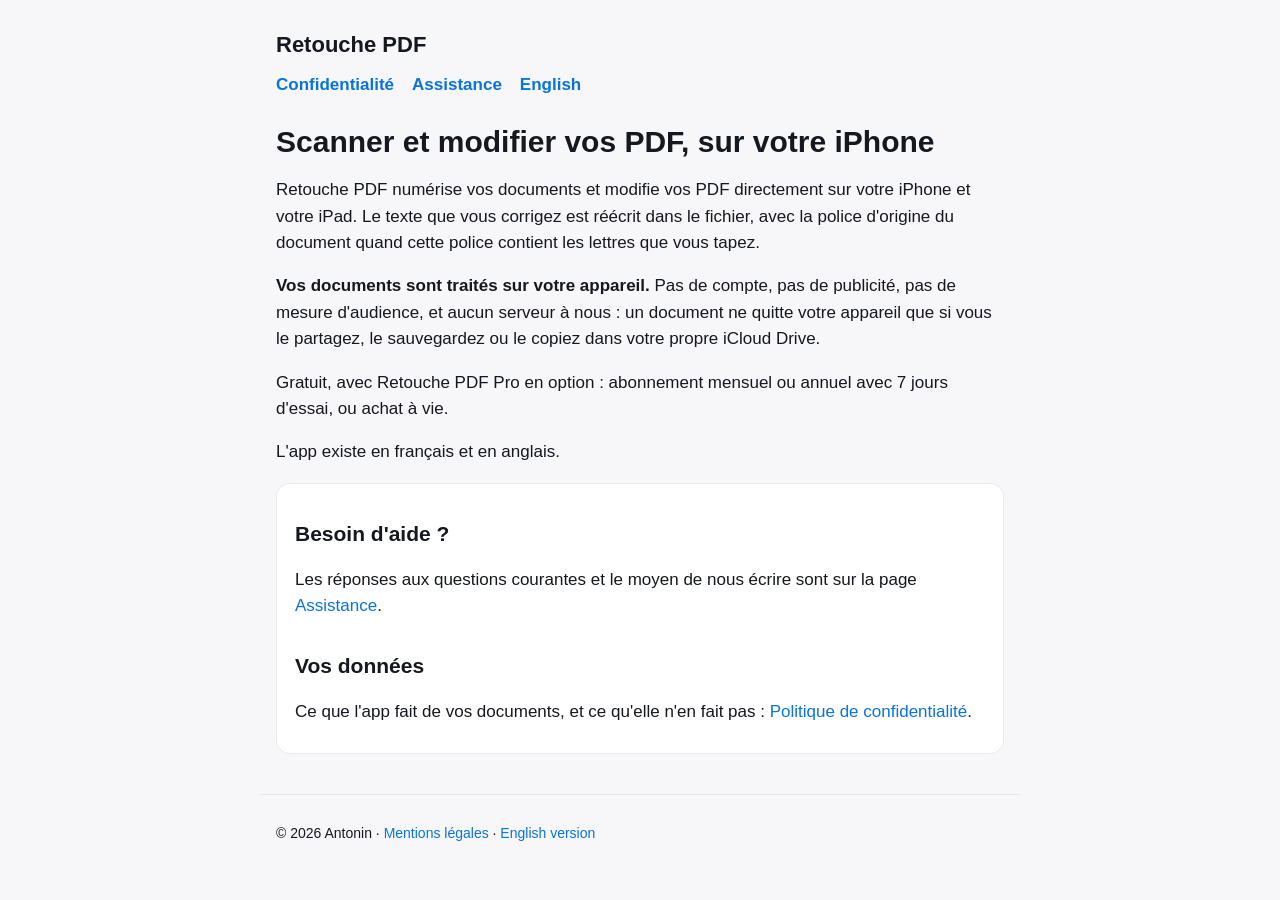
<file: index.html>
<!doctype html>
<html lang="fr">
<head>
  <meta charset="utf-8">
  <meta name="viewport" content="width=device-width, initial-scale=1">
  <title>Retouche PDF</title>
  <meta name="description" content="Retouche PDF : scanner et modifier vos PDF sur iPhone et iPad, sans envoyer vos documents sur un serveur.">
  <link rel="alternate" hreflang="fr" href="https://antonin06340.github.io/retouche-pdf/">
  <link rel="alternate" hreflang="en" href="https://antonin06340.github.io/retouche-pdf/en/">
  <link rel="stylesheet" href="style.css">
</head>
<body>
  <header>
    <a class="marque" href="./"><span>Retouche PDF</span></a>
    <nav>
      <a href="confidentialite.html">Confidentialité</a>
      <a href="assistance.html">Assistance</a>
      <a href="en/" hreflang="en" lang="en">English</a>
    </nav>
  </header>
  <main>
    <h1>Scanner et modifier vos PDF, sur votre iPhone</h1>
    <p>Retouche PDF numérise vos documents et modifie vos PDF directement sur votre iPhone et votre iPad. Le texte que vous corrigez est réécrit dans le fichier, avec la police d'origine du document quand cette police contient les lettres que vous tapez.</p>
    <p><strong>Vos documents sont traités sur votre appareil.</strong> Pas de compte, pas de publicité, pas de mesure d'audience, et aucun serveur à nous : un document ne quitte votre appareil que si vous le partagez, le sauvegardez ou le copiez dans votre propre iCloud Drive.</p>
    <p>Gratuit, avec Retouche PDF Pro en option : abonnement mensuel ou annuel avec 7 jours d'essai, ou achat à vie.</p>
    <p>L'app existe en français et en anglais.</p>
    <div class="carte">
      <h2>Besoin d'aide ?</h2>
      <p>Les réponses aux questions courantes et le moyen de nous écrire sont sur la page <a href="assistance.html">Assistance</a>.</p>
      <h2>Vos données</h2>
      <p>Ce que l'app fait de vos documents, et ce qu'elle n'en fait pas : <a href="confidentialite.html">Politique de confidentialité</a>.</p>
    </div>
  </main>
  <footer>
    <p>© 2026 Antonin · <a href="confidentialite.html#mentions">Mentions légales</a> · <a href="en/" hreflang="en" lang="en">English version</a></p>
  </footer>
</body>
</html>
</file>
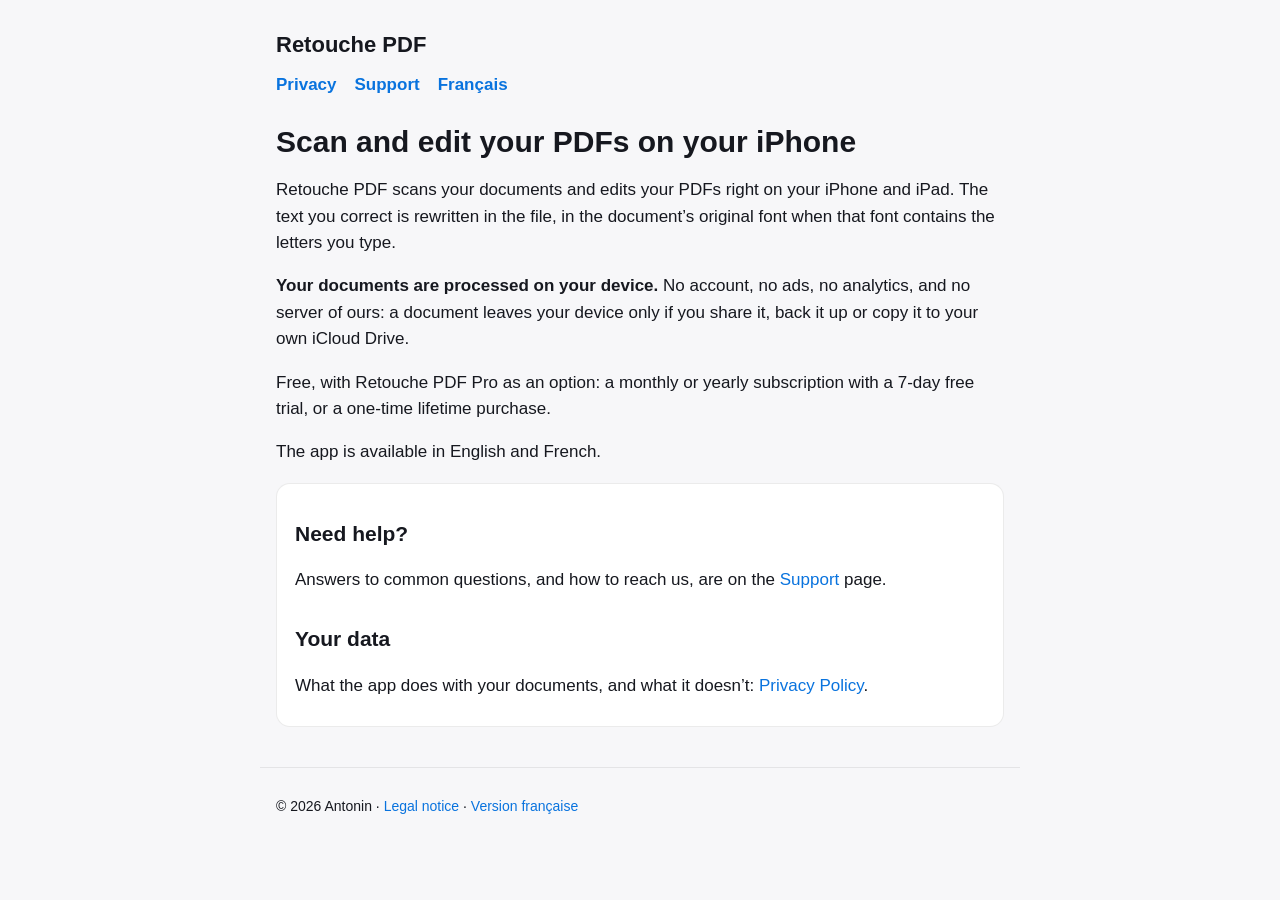
<file: en/index.html>
<!doctype html>
<html lang="en">
<head>
  <meta charset="utf-8">
  <meta name="viewport" content="width=device-width, initial-scale=1">
  <title>Retouche PDF</title>
  <meta name="description" content="Retouche PDF: scan and edit your PDFs on iPhone and iPad. No account, no ads, and no server of ours.">
  <link rel="alternate" hreflang="fr" href="https://antonin06340.github.io/retouche-pdf/">
  <link rel="alternate" hreflang="en" href="https://antonin06340.github.io/retouche-pdf/en/">
  <link rel="stylesheet" href="../style.css">
</head>
<body>
  <header>
    <a class="marque" href="./"><span>Retouche PDF</span></a>
    <nav>
      <a href="privacy.html">Privacy</a>
      <a href="support.html">Support</a>
      <a href="../" hreflang="fr" lang="fr">Français</a>
    </nav>
  </header>
  <main>
    <h1>Scan and edit your PDFs on your iPhone</h1>
    <p>Retouche PDF scans your documents and edits your PDFs right on your iPhone and iPad. The text you correct is rewritten in the file, in the document’s original font when that font contains the letters you type.</p>
    <p><strong>Your documents are processed on your device.</strong> No account, no ads, no analytics, and no server of ours: a document leaves your device only if you share it, back it up or copy it to your own iCloud Drive.</p>
    <p>Free, with Retouche PDF Pro as an option: a monthly or yearly subscription with a 7-day free trial, or a one-time lifetime purchase.</p>
    <p>The app is available in English and French.</p>
    <div class="carte">
      <h2>Need help?</h2>
      <p>Answers to common questions, and how to reach us, are on the <a href="support.html">Support</a> page.</p>
      <h2>Your data</h2>
      <p>What the app does with your documents, and what it doesn’t: <a href="privacy.html">Privacy Policy</a>.</p>
    </div>
  </main>
  <footer>
    <p>© 2026 Antonin · <a href="privacy.html#legal">Legal notice</a> · <a href="../" hreflang="fr" lang="fr">Version française</a></p>
  </footer>
</body>
</html>
</file>
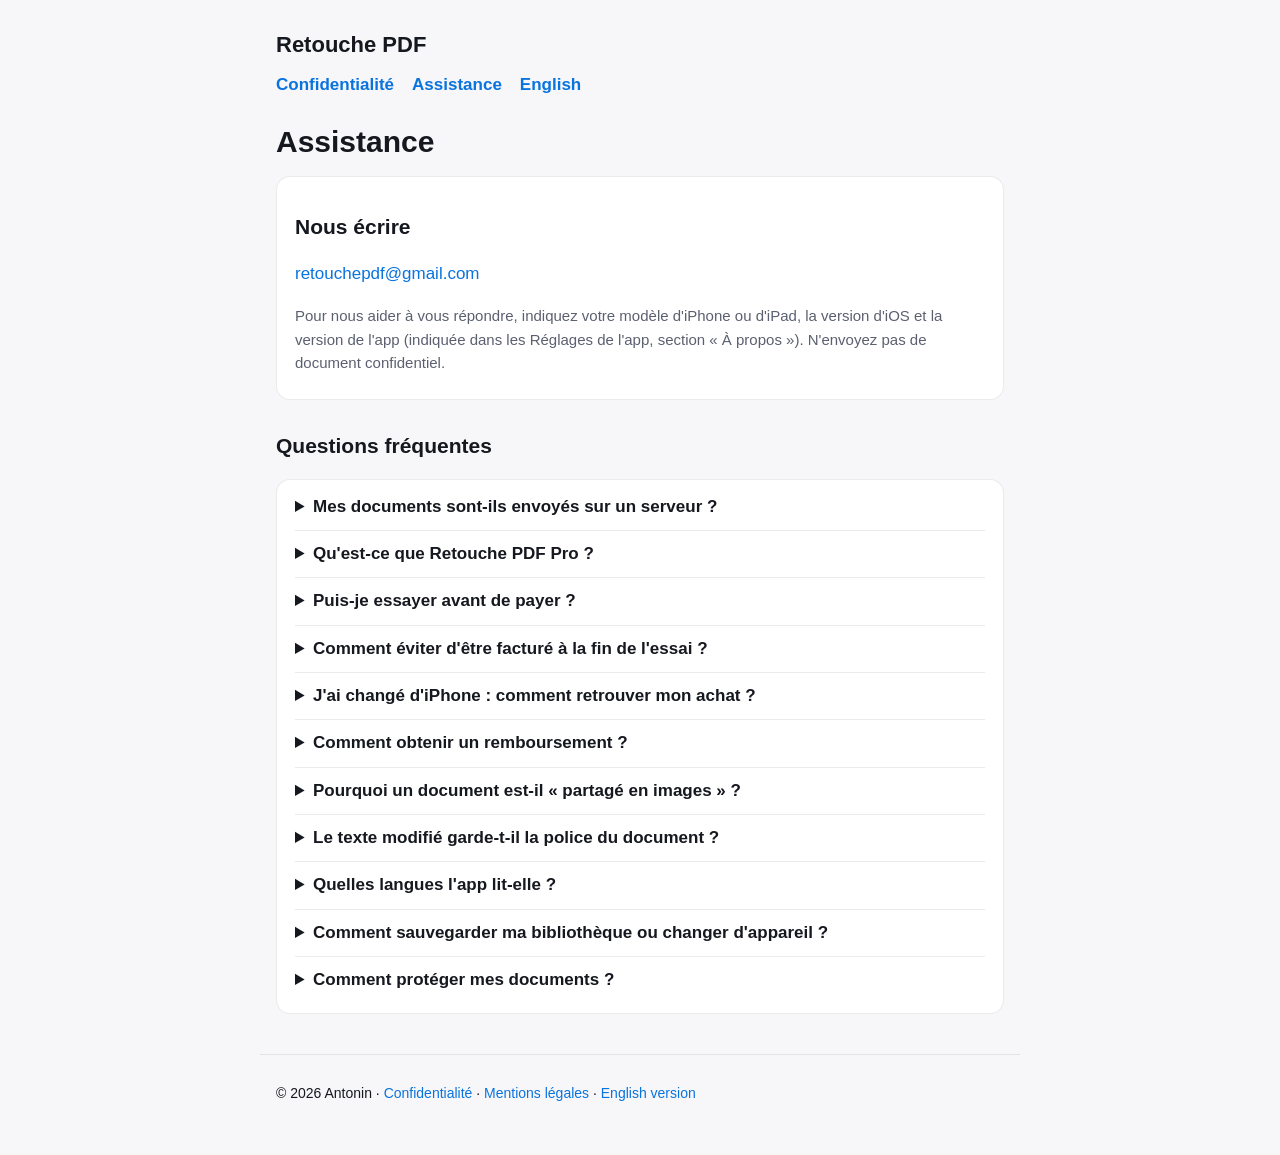
<file: assistance.html>
<!doctype html>
<html lang="fr">
<head>
  <meta charset="utf-8">
  <meta name="viewport" content="width=device-width, initial-scale=1">
  <title>Assistance · Retouche PDF</title>
  <meta name="description" content="Assistance de l'app Retouche PDF : questions fréquentes et contact.">
  <link rel="alternate" hreflang="fr" href="https://antonin06340.github.io/retouche-pdf/assistance.html">
  <link rel="alternate" hreflang="en" href="https://antonin06340.github.io/retouche-pdf/en/support.html">
  <link rel="stylesheet" href="style.css">
</head>
<body>
  <header>
    <a class="marque" href="./"><span>Retouche PDF</span></a>
    <nav>
      <a href="confidentialite.html">Confidentialité</a>
      <a href="assistance.html">Assistance</a>
      <a href="en/support.html" hreflang="en" lang="en">English</a>
    </nav>
  </header>
  <main>
    <h1>Assistance</h1>

    <div class="carte">
      <h2>Nous écrire</h2>
      <p><a href="mailto:retouchepdf@gmail.com?subject=Retouche%20PDF">retouchepdf@gmail.com</a></p>
      <p class="doux">Pour nous aider à vous répondre, indiquez votre modèle d'iPhone ou d'iPad, la version d'iOS et la version de l'app (indiquée dans les Réglages de l'app, section « À propos »). N'envoyez pas de document confidentiel.</p>
    </div>

    <h2>Questions fréquentes</h2>
    <div class="carte">
      <details>
        <summary>Mes documents sont-ils envoyés sur un serveur ?</summary>
        <p>Non. Tout se fait sur votre iPhone ou votre iPad. Un document ne quitte l'appareil que si vous le partagez, le copiez dans iCloud Drive ou le sauvegardez vous-même. Le détail est dans la <a href="confidentialite.html">politique de confidentialité</a>.</p>
      </details>
      <details>
        <summary>Qu'est-ce que Retouche PDF Pro ?</summary>
        <p>Une offre payante qui débloque sans limite les outils qui réécrivent ou convertissent vraiment un PDF : Modifier un PDF, Traduire le PDF, PDF → Word, PDF → Excel, Comparer 2 versions, Dépenses et Sceau d'intégrité. Tout le reste est gratuit : scanner, la bibliothèque, remplir et signer, masquer, protéger par mot de passe, fusionner, séparer, alléger, partager, sauvegarder.</p>
      </details>
      <details>
        <summary>Puis-je essayer avant de payer ?</summary>
        <p>Oui, de deux façons. Chaque outil Pro peut être utilisé 10 fois gratuitement. Une utilisation n'est comptée que quand l'outil vous donne son résultat : PDF enregistré ou partagé, dépenses exportées, comparaison affichée, sceau posé. Ouvrir un outil, annuler ou échouer ne coûte rien. Les abonnements mensuel et annuel commencent aussi par 7 jours gratuits, une fois par compte Apple. Les prix sont affichés dans l'app et sur l'App Store, dans la monnaie de votre pays.</p>
      </details>
      <details>
        <summary>Comment éviter d'être facturé à la fin de l'essai ?</summary>
        <p>Un abonnement se renouvelle tout seul, sauf s'il est annulé au moins 24 heures avant la fin de la période en cours. Pour l'annuler : ouvrez les Réglages de l'iPhone, touchez votre nom, puis Abonnements, choisissez Retouche PDF et touchez « Annuler l'abonnement ». Vous gardez l'accès jusqu'à la fin de la période déjà commencée.</p>
      </details>
      <details>
        <summary>J'ai changé d'iPhone : comment retrouver mon achat ?</summary>
        <p>Connectez-vous avec le même compte Apple, ouvrez les Réglages de l'app et, dans la section « Retouche PDF Pro », touchez « Restaurer les achats ».</p>
      </details>
      <details>
        <summary>Comment obtenir un remboursement ?</summary>
        <p>Les achats sont encaissés par Apple, qui décide des remboursements. Faites votre demande sur <a href="https://reportaproblem.apple.com">reportaproblem.apple.com</a>.</p>
      </details>
      <details>
        <summary>Pourquoi un document est-il « partagé en images » ?</summary>
        <p>Quand le PDF d'origine montre exactement ce que montrent les pages, l'app partage ce vrai PDF, que vous pourrez encore modifier ailleurs. Si une page a été masquée, recadrée, tournée ou retouchée dans l'app, le PDF d'origine montrerait ce que vous avez changé ou caché : l'app partage alors des images des pages, et vous le dit avant.</p>
      </details>
      <details>
        <summary>Le texte modifié garde-t-il la police du document ?</summary>
        <p>Oui quand c'est possible : l'app réécrit le texte dans le fichier avec la police du document. S'il manque une lettre à cette police, l'app vous le dit et vous propose des solutions ; elle ne change jamais de police ni de taille sans votre accord. Sur une page scannée, qui n'a pas de police, le texte est réécrit par-dessus l'image, et l'app vous prévient.</p>
      </details>
      <details>
        <summary>Quelles langues l'app lit-elle ?</summary>
        <p>L'app est en français et en anglais. La reconnaissance du texte lit le français et l'anglais par défaut ; vous pouvez choisir d'autres langues dans les Réglages de l'app (« Langues OCR »). Les reçus, leurs montants et leurs dates sont lus en français et en anglais.</p>
      </details>
      <details>
        <summary>Comment sauvegarder ma bibliothèque ou changer d'appareil ?</summary>
        <p>Dans les Réglages de l'app, section « Sauvegarde et restauration » : « Sauvegarder la bibliothèque » crée une archive ZIP à garder où vous voulez ; « Restaurer une sauvegarde » la relit sur un autre appareil. Le bouton « Copier dans iCloud Drive » (section « iCloud Drive ») dépose aussi un PDF de chaque document dans votre iCloud Drive ; ce n'est pas une synchronisation entre appareils.</p>
      </details>
      <details>
        <summary>Comment protéger mes documents ?</summary>
        <p>Activez le « Verrouillage Face ID » dans les Réglages de l'app, et rangez les documents sensibles dans un dossier privé. Les documents des dossiers privés ne sont pas copiés dans iCloud Drive.</p>
      </details>
    </div>
  </main>
  <footer>
    <p>© 2026 Antonin · <a href="confidentialite.html">Confidentialité</a> · <a href="confidentialite.html#mentions">Mentions légales</a> · <a href="en/support.html" hreflang="en" lang="en">English version</a></p>
  </footer>
</body>
</html>
</file>
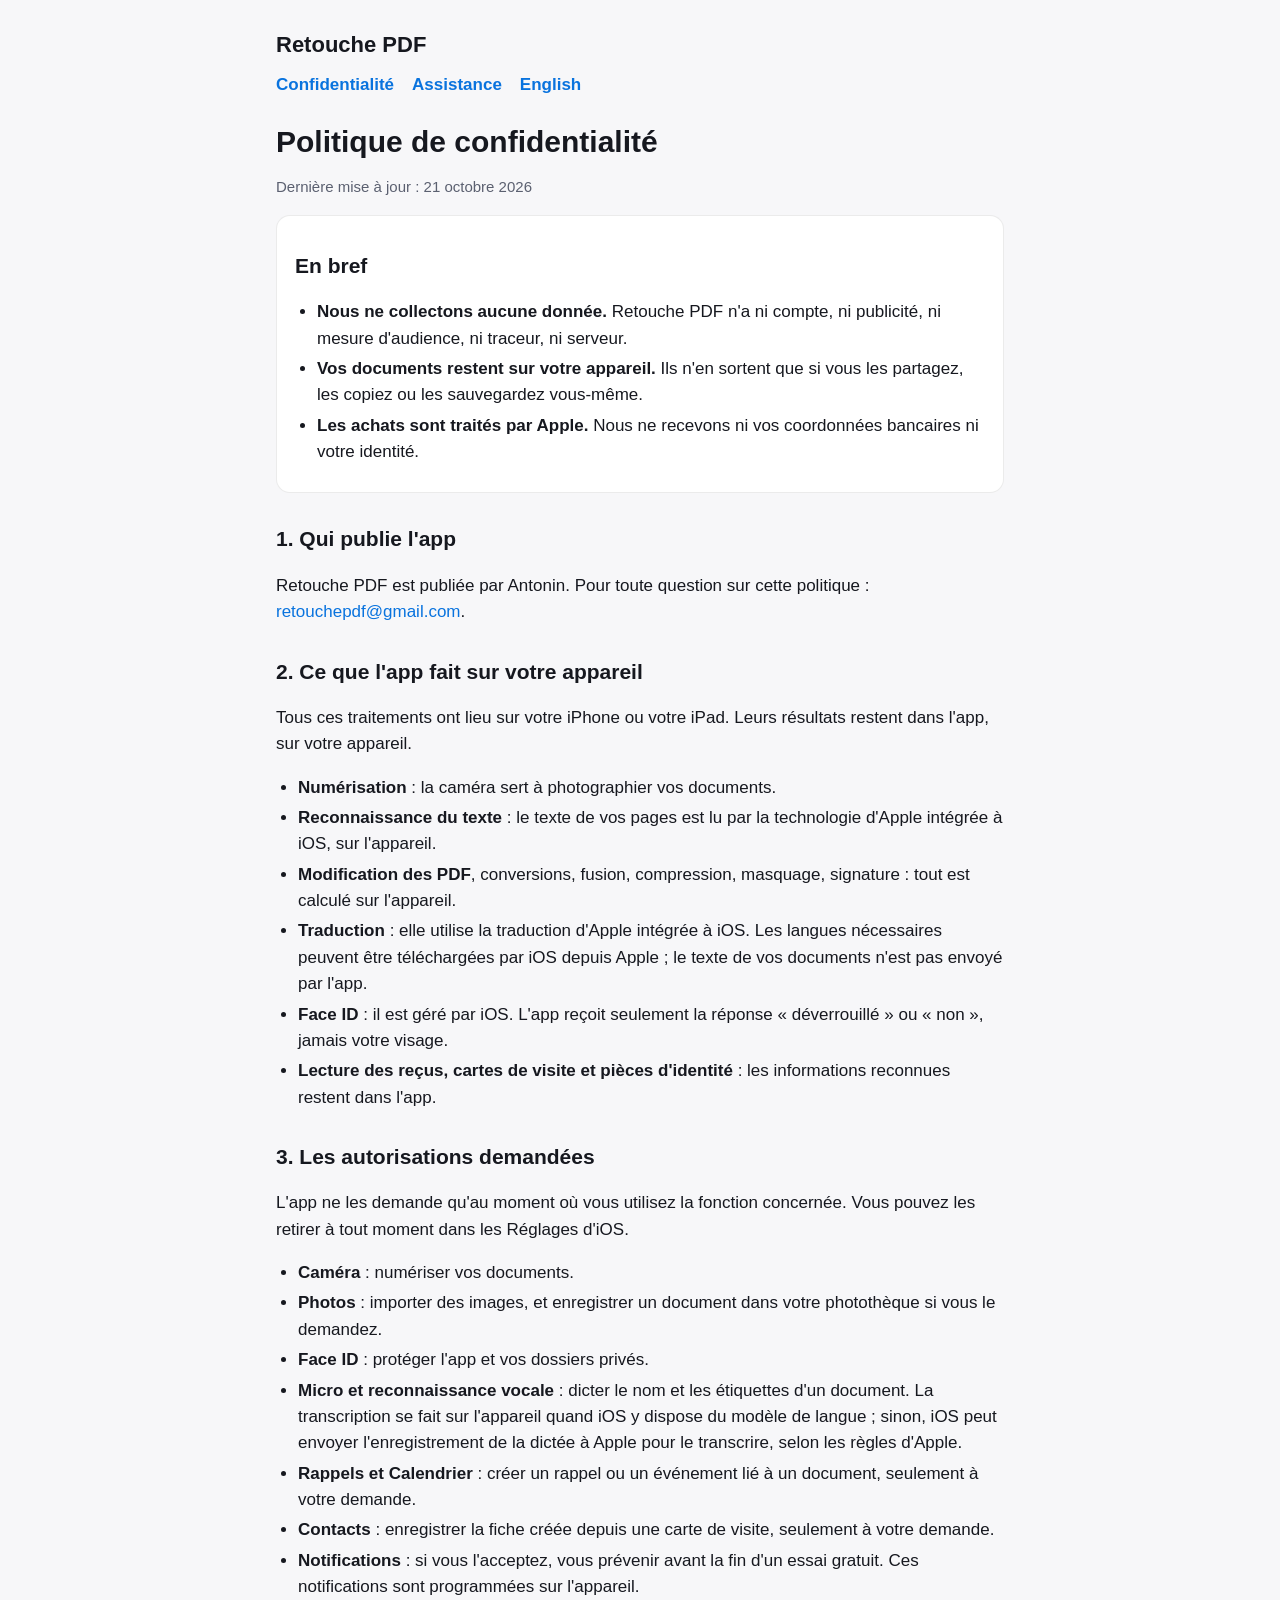
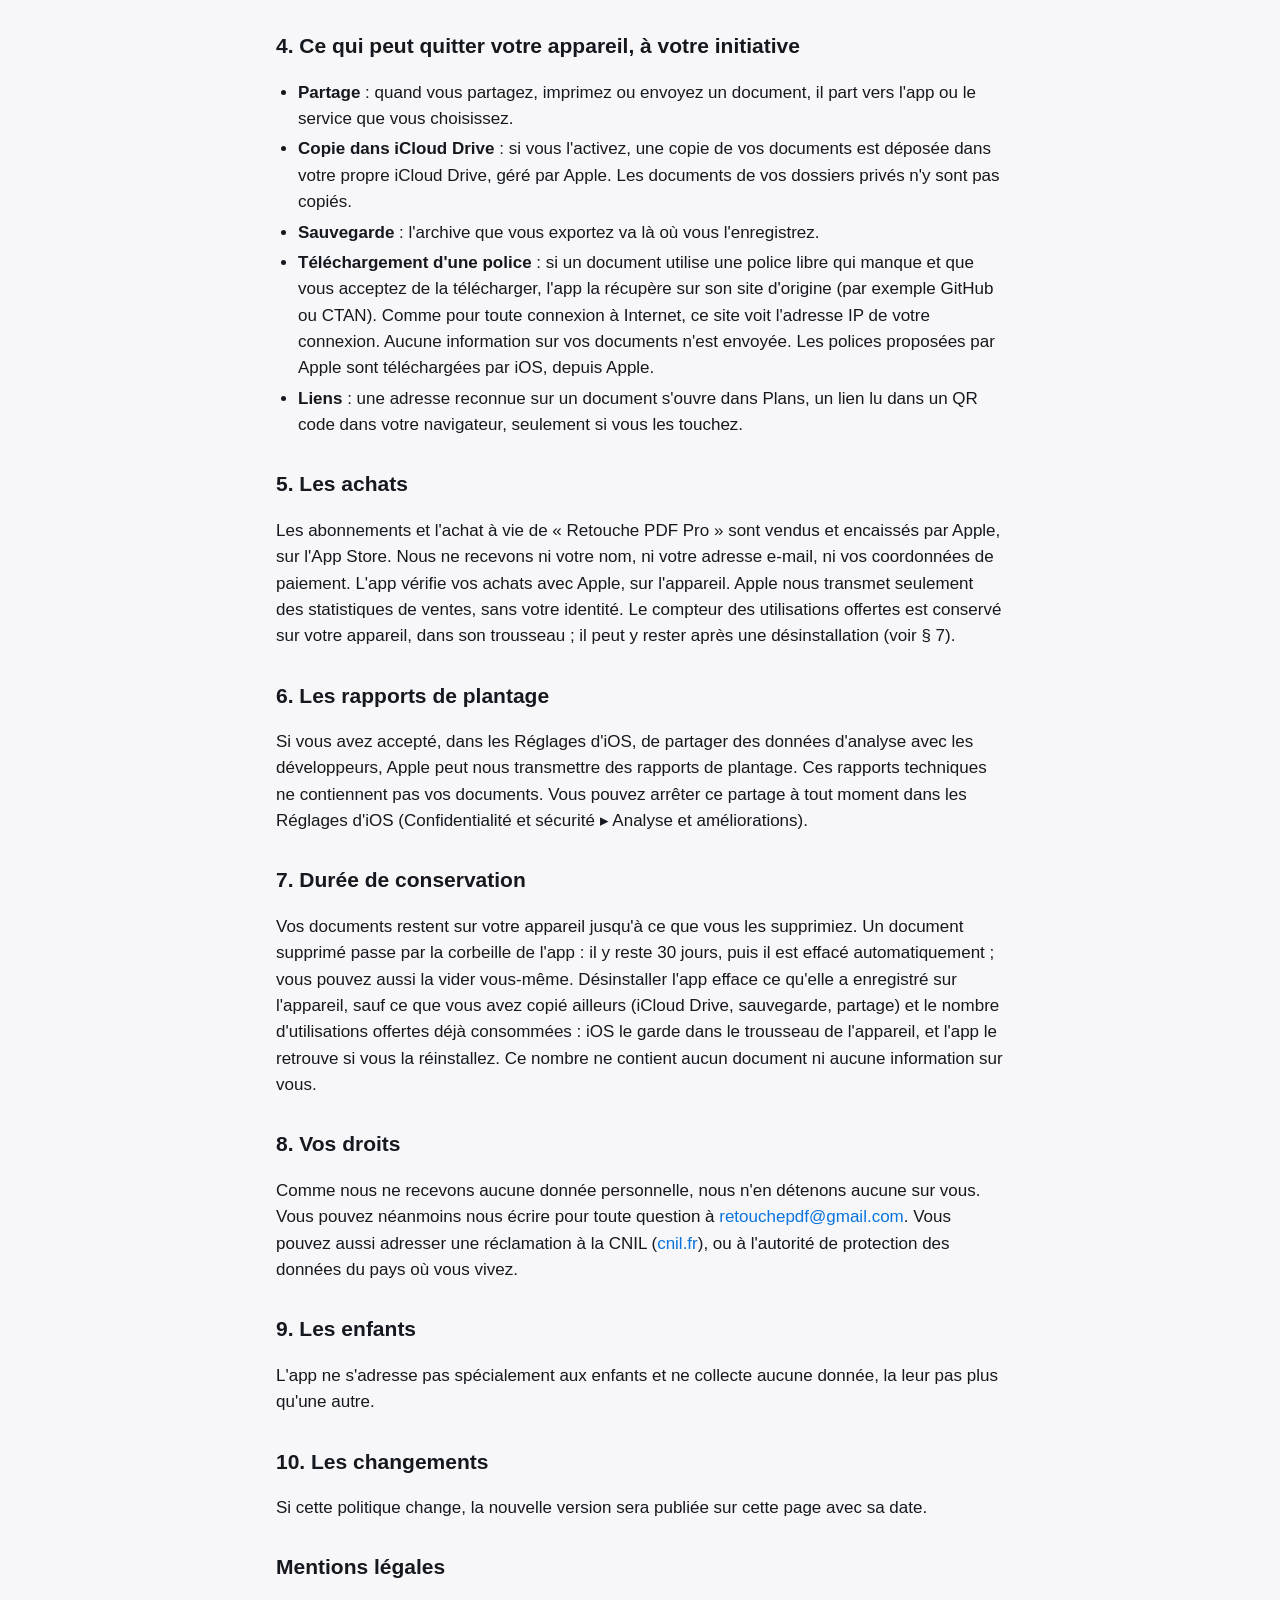
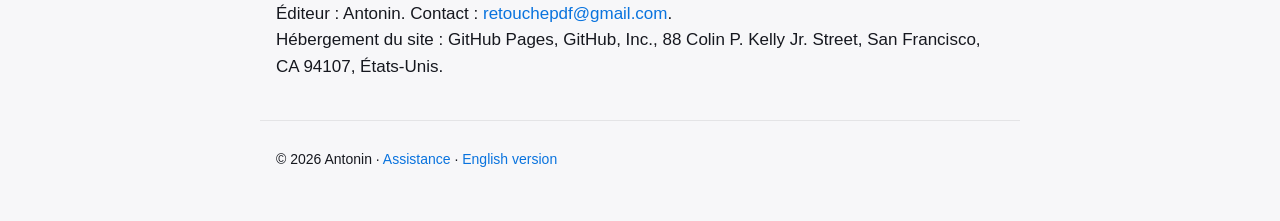
<file: confidentialite.html>
<!doctype html>
<html lang="fr">
<head>
  <meta charset="utf-8">
  <meta name="viewport" content="width=device-width, initial-scale=1">
  <title>Confidentialité · Retouche PDF</title>
  <meta name="description" content="Politique de confidentialité de l'app Retouche PDF.">
  <link rel="alternate" hreflang="fr" href="https://antonin06340.github.io/retouche-pdf/confidentialite.html">
  <link rel="alternate" hreflang="en" href="https://antonin06340.github.io/retouche-pdf/en/privacy.html">
  <link rel="stylesheet" href="style.css">
</head>
<body>
  <header>
    <a class="marque" href="./"><span>Retouche PDF</span></a>
    <nav>
      <a href="confidentialite.html">Confidentialité</a>
      <a href="assistance.html">Assistance</a>
      <a href="en/privacy.html" hreflang="en" lang="en">English</a>
    </nav>
  </header>
  <main>
    <h1>Politique de confidentialité</h1>
    <p class="date">Dernière mise à jour : 21 octobre 2026</p>

    <div class="carte">
      <h2>En bref</h2>
      <ul>
        <li><strong>Nous ne collectons aucune donnée.</strong> Retouche PDF n'a ni compte, ni publicité, ni mesure d'audience, ni traceur, ni serveur.</li>
        <li><strong>Vos documents restent sur votre appareil.</strong> Ils n'en sortent que si vous les partagez, les copiez ou les sauvegardez vous-même.</li>
        <li><strong>Les achats sont traités par Apple.</strong> Nous ne recevons ni vos coordonnées bancaires ni votre identité.</li>
      </ul>
    </div>

    <h2>1. Qui publie l'app</h2>
    <p>Retouche PDF est publiée par Antonin. Pour toute question sur cette politique : <a href="mailto:retouchepdf@gmail.com">retouchepdf@gmail.com</a>.</p>

    <h2>2. Ce que l'app fait sur votre appareil</h2>
    <p>Tous ces traitements ont lieu sur votre iPhone ou votre iPad. Leurs résultats restent dans l'app, sur votre appareil.</p>
    <ul>
      <li><strong>Numérisation</strong> : la caméra sert à photographier vos documents.</li>
      <li><strong>Reconnaissance du texte</strong> : le texte de vos pages est lu par la technologie d'Apple intégrée à iOS, sur l'appareil.</li>
      <li><strong>Modification des PDF</strong>, conversions, fusion, compression, masquage, signature : tout est calculé sur l'appareil.</li>
      <li><strong>Traduction</strong> : elle utilise la traduction d'Apple intégrée à iOS. Les langues nécessaires peuvent être téléchargées par iOS depuis Apple ; le texte de vos documents n'est pas envoyé par l'app.</li>
      <li><strong>Face ID</strong> : il est géré par iOS. L'app reçoit seulement la réponse « déverrouillé » ou « non », jamais votre visage.</li>
      <li><strong>Lecture des reçus, cartes de visite et pièces d'identité</strong> : les informations reconnues restent dans l'app.</li>
    </ul>

    <h2>3. Les autorisations demandées</h2>
    <p>L'app ne les demande qu'au moment où vous utilisez la fonction concernée. Vous pouvez les retirer à tout moment dans les Réglages d'iOS.</p>
    <ul>
      <li><strong>Caméra</strong> : numériser vos documents.</li>
      <li><strong>Photos</strong> : importer des images, et enregistrer un document dans votre photothèque si vous le demandez.</li>
      <li><strong>Face ID</strong> : protéger l'app et vos dossiers privés.</li>
      <li><strong>Micro et reconnaissance vocale</strong> : dicter le nom et les étiquettes d'un document. La transcription se fait sur l'appareil quand iOS y dispose du modèle de langue ; sinon, iOS peut envoyer l'enregistrement de la dictée à Apple pour le transcrire, selon les règles d'Apple.</li>
      <li><strong>Rappels et Calendrier</strong> : créer un rappel ou un événement lié à un document, seulement à votre demande.</li>
      <li><strong>Contacts</strong> : enregistrer la fiche créée depuis une carte de visite, seulement à votre demande.</li>
      <li><strong>Notifications</strong> : si vous l'acceptez, vous prévenir avant la fin d'un essai gratuit. Ces notifications sont programmées sur l'appareil.</li>
    </ul>

    <h2>4. Ce qui peut quitter votre appareil, à votre initiative</h2>
    <ul>
      <li><strong>Partage</strong> : quand vous partagez, imprimez ou envoyez un document, il part vers l'app ou le service que vous choisissez.</li>
      <li><strong>Copie dans iCloud Drive</strong> : si vous l'activez, une copie de vos documents est déposée dans votre propre iCloud Drive, géré par Apple. Les documents de vos dossiers privés n'y sont pas copiés.</li>
      <li><strong>Sauvegarde</strong> : l'archive que vous exportez va là où vous l'enregistrez.</li>
      <li><strong>Téléchargement d'une police</strong> : si un document utilise une police libre qui manque et que vous acceptez de la télécharger, l'app la récupère sur son site d'origine (par exemple GitHub ou CTAN). Comme pour toute connexion à Internet, ce site voit l'adresse IP de votre connexion. Aucune information sur vos documents n'est envoyée. Les polices proposées par Apple sont téléchargées par iOS, depuis Apple.</li>
      <li><strong>Liens</strong> : une adresse reconnue sur un document s'ouvre dans Plans, un lien lu dans un QR code dans votre navigateur, seulement si vous les touchez.</li>
    </ul>

    <h2>5. Les achats</h2>
    <p>Les abonnements et l'achat à vie de « Retouche PDF Pro » sont vendus et encaissés par Apple, sur l'App Store. Nous ne recevons ni votre nom, ni votre adresse e-mail, ni vos coordonnées de paiement. L'app vérifie vos achats avec Apple, sur l'appareil. Apple nous transmet seulement des statistiques de ventes, sans votre identité. Le compteur des utilisations offertes est conservé sur votre appareil, dans son trousseau ; il peut y rester après une désinstallation (voir § 7).</p>

    <h2>6. Les rapports de plantage</h2>
    <p>Si vous avez accepté, dans les Réglages d'iOS, de partager des données d'analyse avec les développeurs, Apple peut nous transmettre des rapports de plantage. Ces rapports techniques ne contiennent pas vos documents. Vous pouvez arrêter ce partage à tout moment dans les Réglages d'iOS (Confidentialité et sécurité ▸ Analyse et améliorations).</p>

    <h2>7. Durée de conservation</h2>
    <p>Vos documents restent sur votre appareil jusqu'à ce que vous les supprimiez. Un document supprimé passe par la corbeille de l'app : il y reste 30 jours, puis il est effacé automatiquement ; vous pouvez aussi la vider vous-même. Désinstaller l'app efface ce qu'elle a enregistré sur l'appareil, sauf ce que vous avez copié ailleurs (iCloud Drive, sauvegarde, partage) et le nombre d'utilisations offertes déjà consommées : iOS le garde dans le trousseau de l'appareil, et l'app le retrouve si vous la réinstallez. Ce nombre ne contient aucun document ni aucune information sur vous.</p>

    <h2>8. Vos droits</h2>
    <p>Comme nous ne recevons aucune donnée personnelle, nous n'en détenons aucune sur vous. Vous pouvez néanmoins nous écrire pour toute question à <a href="mailto:retouchepdf@gmail.com">retouchepdf@gmail.com</a>. Vous pouvez aussi adresser une réclamation à la CNIL (<a href="https://www.cnil.fr">cnil.fr</a>), ou à l'autorité de protection des données du pays où vous vivez.</p>

    <h2>9. Les enfants</h2>
    <p>L'app ne s'adresse pas spécialement aux enfants et ne collecte aucune donnée, la leur pas plus qu'une autre.</p>

    <h2>10. Les changements</h2>
    <p>Si cette politique change, la nouvelle version sera publiée sur cette page avec sa date.</p>

    <h2 id="mentions">Mentions légales</h2>
    <p>Éditeur : Antonin. Contact : <a href="mailto:retouchepdf@gmail.com">retouchepdf@gmail.com</a>.<br>
    Hébergement du site : GitHub Pages, GitHub, Inc., 88 Colin P. Kelly Jr. Street, San Francisco, CA 94107, États-Unis.</p>
  </main>
  <footer>
    <p>© 2026 Antonin · <a href="assistance.html">Assistance</a> · <a href="en/privacy.html" hreflang="en" lang="en">English version</a></p>
  </footer>
</body>
</html>
</file>
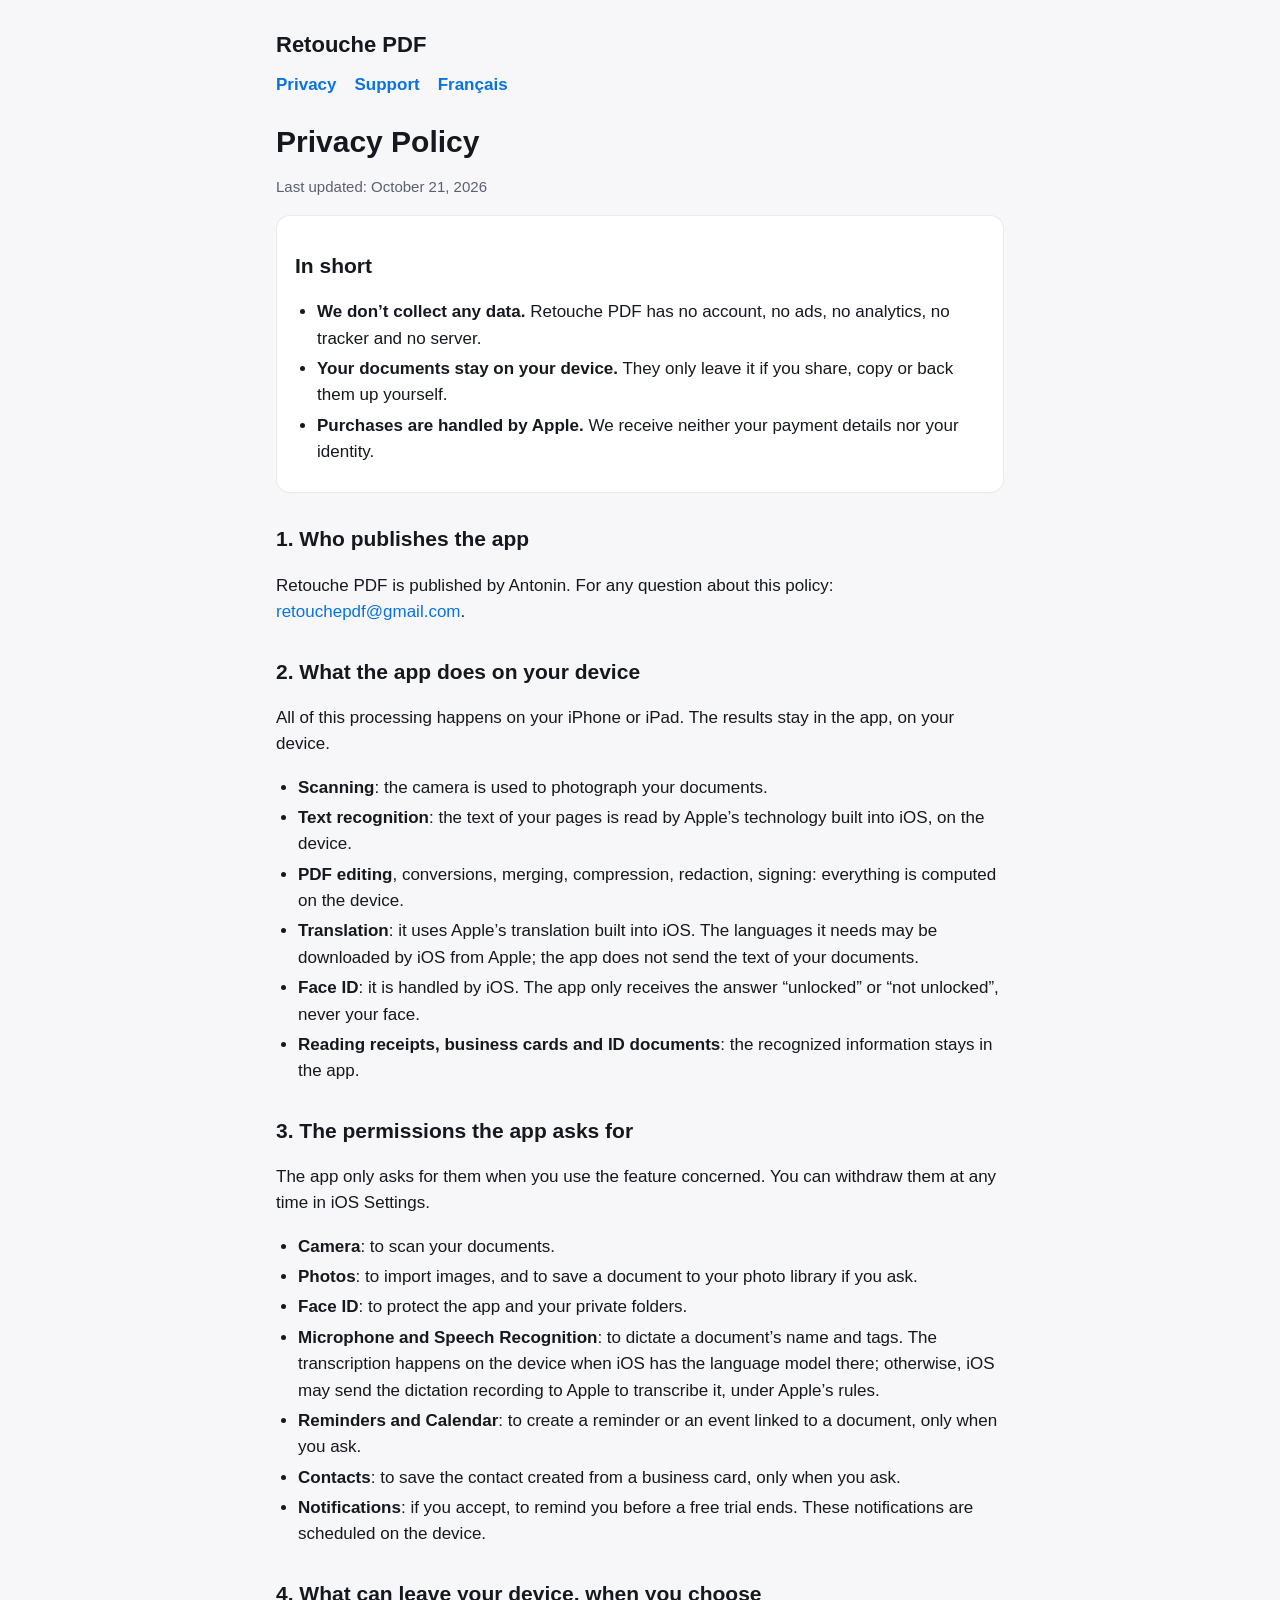
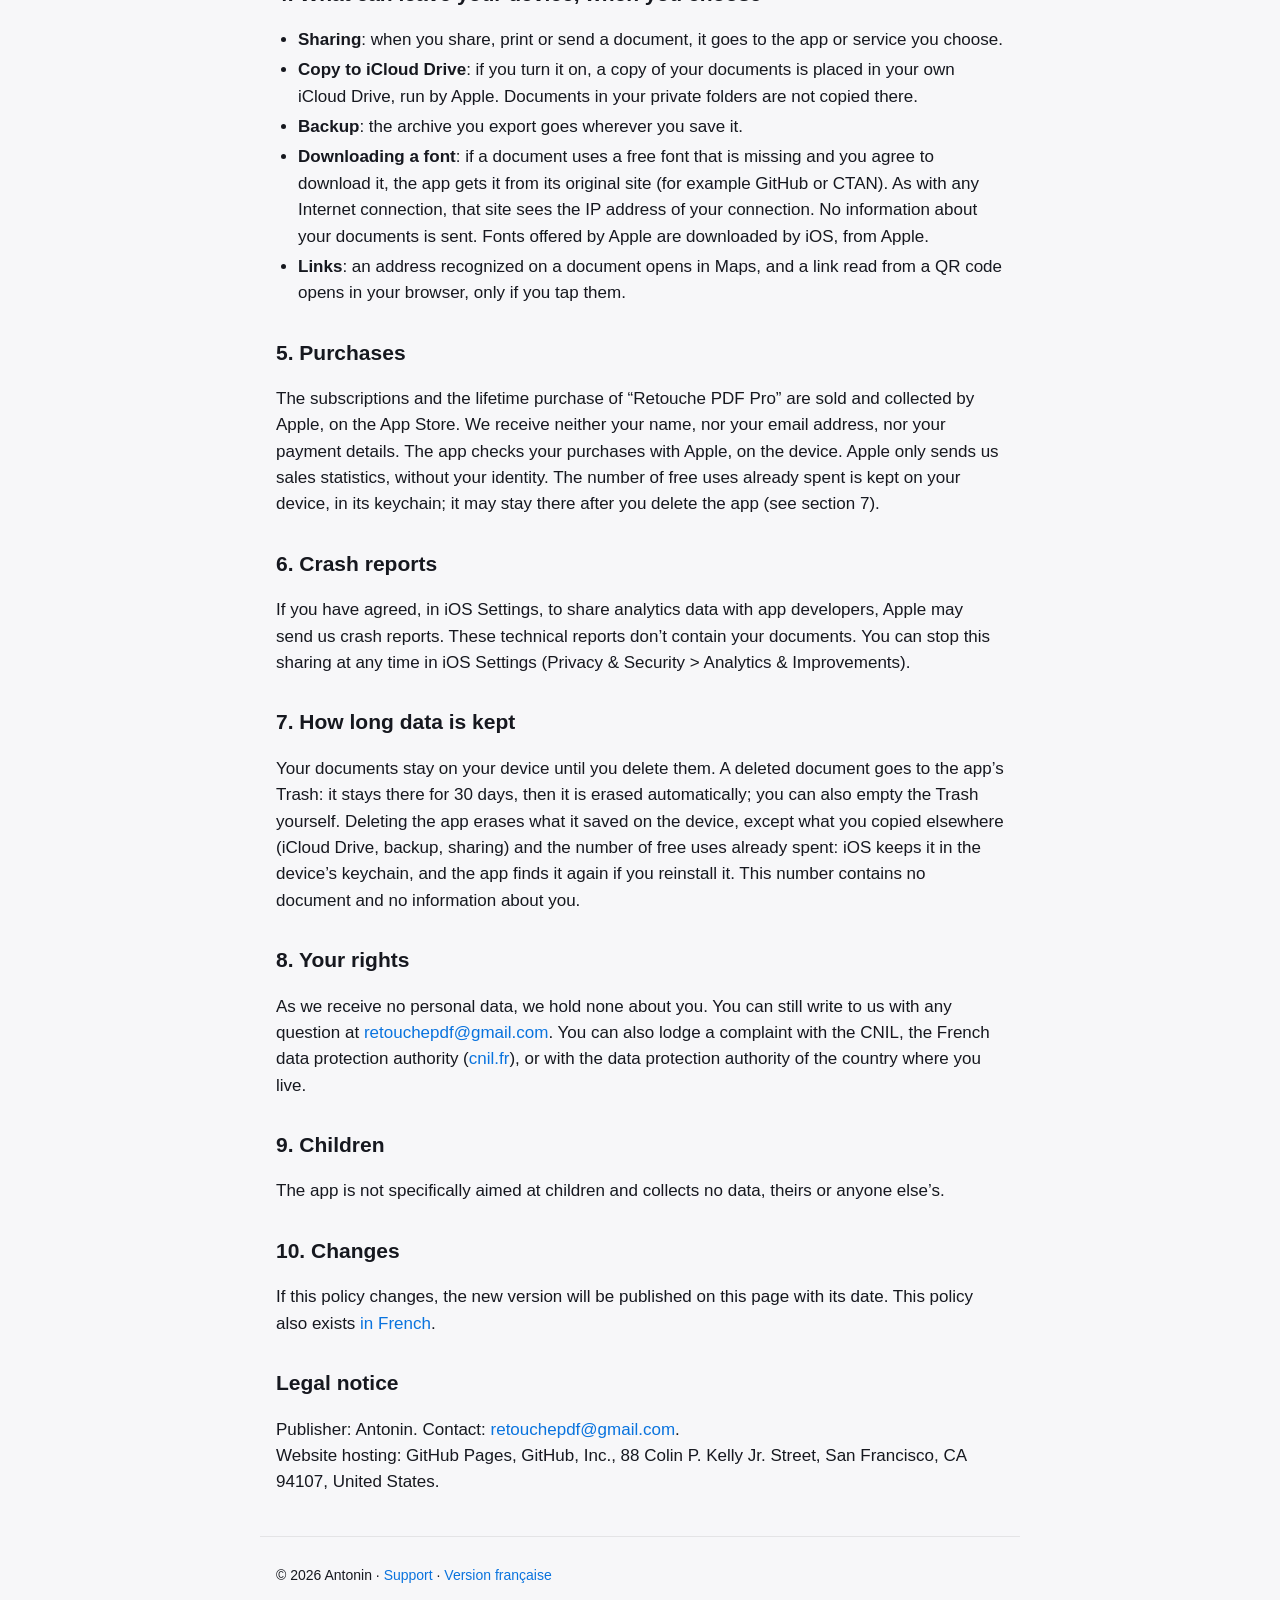
<file: en/privacy.html>
<!doctype html>
<html lang="en">
<head>
  <meta charset="utf-8">
  <meta name="viewport" content="width=device-width, initial-scale=1">
  <title>Privacy · Retouche PDF</title>
  <meta name="description" content="Privacy Policy of the Retouche PDF app.">
  <link rel="alternate" hreflang="fr" href="https://antonin06340.github.io/retouche-pdf/confidentialite.html">
  <link rel="alternate" hreflang="en" href="https://antonin06340.github.io/retouche-pdf/en/privacy.html">
  <link rel="stylesheet" href="../style.css">
</head>
<body>
  <header>
    <a class="marque" href="./"><span>Retouche PDF</span></a>
    <nav>
      <a href="privacy.html">Privacy</a>
      <a href="support.html">Support</a>
      <a href="../confidentialite.html" hreflang="fr" lang="fr">Français</a>
    </nav>
  </header>
  <main>
    <h1>Privacy Policy</h1>
    <p class="date">Last updated: October 21, 2026</p>

    <div class="carte">
      <h2>In short</h2>
      <ul>
        <li><strong>We don’t collect any data.</strong> Retouche PDF has no account, no ads, no analytics, no tracker and no server.</li>
        <li><strong>Your documents stay on your device.</strong> They only leave it if you share, copy or back them up yourself.</li>
        <li><strong>Purchases are handled by Apple.</strong> We receive neither your payment details nor your identity.</li>
      </ul>
    </div>

    <h2>1. Who publishes the app</h2>
    <p>Retouche PDF is published by Antonin. For any question about this policy: <a href="mailto:retouchepdf@gmail.com">retouchepdf@gmail.com</a>.</p>

    <h2>2. What the app does on your device</h2>
    <p>All of this processing happens on your iPhone or iPad. The results stay in the app, on your device.</p>
    <ul>
      <li><strong>Scanning</strong>: the camera is used to photograph your documents.</li>
      <li><strong>Text recognition</strong>: the text of your pages is read by Apple’s technology built into iOS, on the device.</li>
      <li><strong>PDF editing</strong>, conversions, merging, compression, redaction, signing: everything is computed on the device.</li>
      <li><strong>Translation</strong>: it uses Apple’s translation built into iOS. The languages it needs may be downloaded by iOS from Apple; the app does not send the text of your documents.</li>
      <li><strong>Face ID</strong>: it is handled by iOS. The app only receives the answer “unlocked” or “not unlocked”, never your face.</li>
      <li><strong>Reading receipts, business cards and ID documents</strong>: the recognized information stays in the app.</li>
    </ul>

    <h2>3. The permissions the app asks for</h2>
    <p>The app only asks for them when you use the feature concerned. You can withdraw them at any time in iOS Settings.</p>
    <ul>
      <li><strong>Camera</strong>: to scan your documents.</li>
      <li><strong>Photos</strong>: to import images, and to save a document to your photo library if you ask.</li>
      <li><strong>Face ID</strong>: to protect the app and your private folders.</li>
      <li><strong>Microphone and Speech Recognition</strong>: to dictate a document’s name and tags. The transcription happens on the device when iOS has the language model there; otherwise, iOS may send the dictation recording to Apple to transcribe it, under Apple’s rules.</li>
      <li><strong>Reminders and Calendar</strong>: to create a reminder or an event linked to a document, only when you ask.</li>
      <li><strong>Contacts</strong>: to save the contact created from a business card, only when you ask.</li>
      <li><strong>Notifications</strong>: if you accept, to remind you before a free trial ends. These notifications are scheduled on the device.</li>
    </ul>

    <h2>4. What can leave your device, when you choose</h2>
    <ul>
      <li><strong>Sharing</strong>: when you share, print or send a document, it goes to the app or service you choose.</li>
      <li><strong>Copy to iCloud Drive</strong>: if you turn it on, a copy of your documents is placed in your own iCloud Drive, run by Apple. Documents in your private folders are not copied there.</li>
      <li><strong>Backup</strong>: the archive you export goes wherever you save it.</li>
      <li><strong>Downloading a font</strong>: if a document uses a free font that is missing and you agree to download it, the app gets it from its original site (for example GitHub or CTAN). As with any Internet connection, that site sees the IP address of your connection. No information about your documents is sent. Fonts offered by Apple are downloaded by iOS, from Apple.</li>
      <li><strong>Links</strong>: an address recognized on a document opens in Maps, and a link read from a QR code opens in your browser, only if you tap them.</li>
    </ul>

    <h2>5. Purchases</h2>
    <p>The subscriptions and the lifetime purchase of “Retouche PDF Pro” are sold and collected by Apple, on the App Store. We receive neither your name, nor your email address, nor your payment details. The app checks your purchases with Apple, on the device. Apple only sends us sales statistics, without your identity. The number of free uses already spent is kept on your device, in its keychain; it may stay there after you delete the app (see section 7).</p>

    <h2>6. Crash reports</h2>
    <p>If you have agreed, in iOS Settings, to share analytics data with app developers, Apple may send us crash reports. These technical reports don’t contain your documents. You can stop this sharing at any time in iOS Settings (Privacy &amp; Security &gt; Analytics &amp; Improvements).</p>

    <h2>7. How long data is kept</h2>
    <p>Your documents stay on your device until you delete them. A deleted document goes to the app’s Trash: it stays there for 30 days, then it is erased automatically; you can also empty the Trash yourself. Deleting the app erases what it saved on the device, except what you copied elsewhere (iCloud Drive, backup, sharing) and the number of free uses already spent: iOS keeps it in the device’s keychain, and the app finds it again if you reinstall it. This number contains no document and no information about you.</p>

    <h2>8. Your rights</h2>
    <p>As we receive no personal data, we hold none about you. You can still write to us with any question at <a href="mailto:retouchepdf@gmail.com">retouchepdf@gmail.com</a>. You can also lodge a complaint with the CNIL, the French data protection authority (<a href="https://www.cnil.fr/en">cnil.fr</a>), or with the data protection authority of the country where you live.</p>

    <h2>9. Children</h2>
    <p>The app is not specifically aimed at children and collects no data, theirs or anyone else’s.</p>

    <h2>10. Changes</h2>
    <p>If this policy changes, the new version will be published on this page with its date. This policy also exists <a href="../confidentialite.html" hreflang="fr" lang="fr">in French</a>.</p>

    <h2 id="legal">Legal notice</h2>
    <p>Publisher: Antonin. Contact: <a href="mailto:retouchepdf@gmail.com">retouchepdf@gmail.com</a>.<br>
    Website hosting: GitHub Pages, GitHub, Inc., 88 Colin P. Kelly Jr. Street, San Francisco, CA 94107, United States.</p>
  </main>
  <footer>
    <p>© 2026 Antonin · <a href="support.html">Support</a> · <a href="../confidentialite.html" hreflang="fr" lang="fr">Version française</a></p>
  </footer>
</body>
</html>
</file>
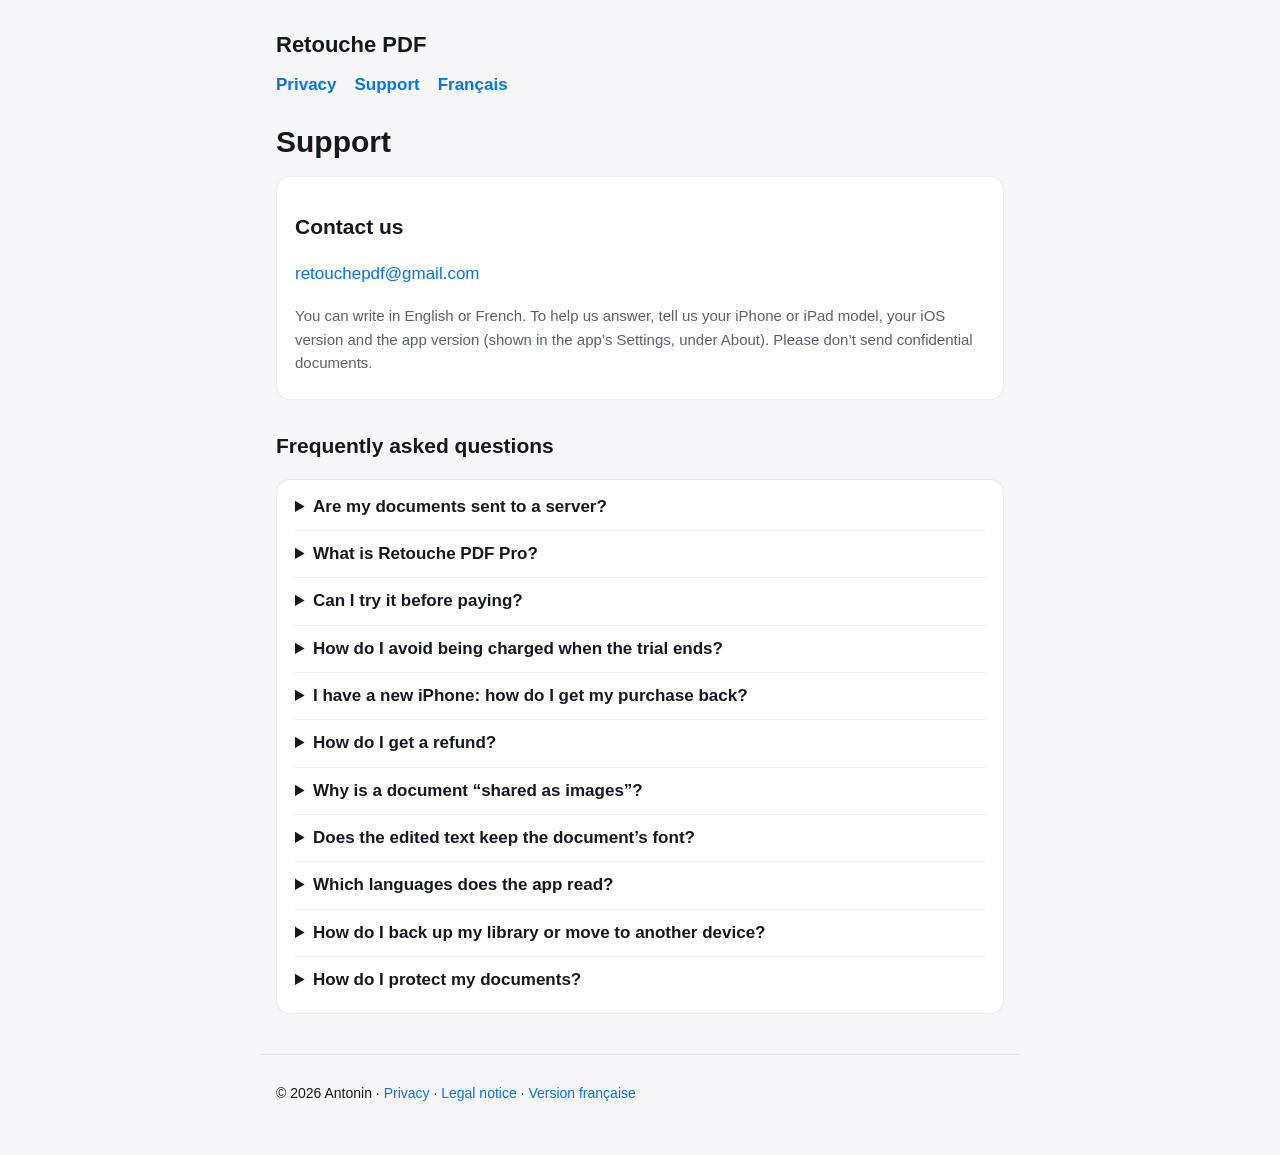
<file: en/support.html>
<!doctype html>
<html lang="en">
<head>
  <meta charset="utf-8">
  <meta name="viewport" content="width=device-width, initial-scale=1">
  <title>Support · Retouche PDF</title>
  <meta name="description" content="Support for the Retouche PDF app: frequently asked questions and contact.">
  <link rel="alternate" hreflang="fr" href="https://antonin06340.github.io/retouche-pdf/assistance.html">
  <link rel="alternate" hreflang="en" href="https://antonin06340.github.io/retouche-pdf/en/support.html">
  <link rel="stylesheet" href="../style.css">
</head>
<body>
  <header>
    <a class="marque" href="./"><span>Retouche PDF</span></a>
    <nav>
      <a href="privacy.html">Privacy</a>
      <a href="support.html">Support</a>
      <a href="../assistance.html" hreflang="fr" lang="fr">Français</a>
    </nav>
  </header>
  <main>
    <h1>Support</h1>

    <div class="carte">
      <h2>Contact us</h2>
      <p><a href="mailto:retouchepdf@gmail.com?subject=Retouche%20PDF">retouchepdf@gmail.com</a></p>
      <p class="doux">You can write in English or French. To help us answer, tell us your iPhone or iPad model, your iOS version and the app version (shown in the app’s Settings, under About). Please don’t send confidential documents.</p>
    </div>

    <h2>Frequently asked questions</h2>
    <div class="carte">
      <details>
        <summary>Are my documents sent to a server?</summary>
        <p>No. Everything happens on your iPhone or iPad. A document only leaves the device if you share it, copy it to iCloud Drive or back it up yourself. The details are in the <a href="privacy.html">Privacy Policy</a>.</p>
      </details>
      <details>
        <summary>What is Retouche PDF Pro?</summary>
        <p>A paid option that unlocks, with no limit, the tools that really rewrite or convert a PDF: Edit a PDF, Translate PDF, PDF to Word, PDF to Excel, Compare 2 Versions, Expenses and the Integrity Seal (only sealing a document; checking a seal is free). Everything else is free: scanning, the library, filling and signing, redacting, password protection, merging, splitting, compressing, sharing and backing up.</p>
      </details>
      <details>
        <summary>Can I try it before paying?</summary>
        <p>Yes, in two ways. Each Pro tool can be used 10 times for free. A use is only counted when the tool gives you its result: PDF saved or shared, expenses exported, comparison shown, seal applied. Opening a tool, canceling or a failure costs nothing. The monthly and yearly subscriptions also start with a 7-day free trial, once per Apple Account. Prices are shown in the app and on the App Store, in your local currency.</p>
      </details>
      <details>
        <summary>How do I avoid being charged when the trial ends?</summary>
        <p>A subscription renews automatically unless it is canceled at least 24 hours before the end of the current period. To cancel it: open the Settings app on your iPhone, tap your name, then Subscriptions, choose Retouche PDF and tap Cancel Subscription. Retouche PDF Pro stays active until the end of the period already started.</p>
      </details>
      <details>
        <summary>I have a new iPhone: how do I get my purchase back?</summary>
        <p>Sign in with the same Apple Account, open the app’s Settings and, in the “Retouche PDF Pro” section, tap “Restore Purchases”.</p>
      </details>
      <details>
        <summary>How do I get a refund?</summary>
        <p>Purchases are collected by Apple, which decides on refunds. Make your request at <a href="https://reportaproblem.apple.com">reportaproblem.apple.com</a>.</p>
      </details>
      <details>
        <summary>Why is a document “shared as images”?</summary>
        <p>When the original PDF shows exactly what the pages show, the app shares that real PDF, which you can still edit elsewhere. If a page was redacted, cropped, rotated or touched up in the app, the original PDF would show what you changed or hid: the app then shares images of the pages, and tells you first.</p>
      </details>
      <details>
        <summary>Does the edited text keep the document’s font?</summary>
        <p>Yes, when possible: the app rewrites the text in the file with the document’s font. If a letter is missing from that font, the app tells you and offers solutions; it never changes the font or the size without your agreement. On a scanned page, which has no font, the text is rewritten over the image, and the app warns you.</p>
      </details>
      <details>
        <summary>Which languages does the app read?</summary>
        <p>The app is in English and French. Text recognition reads English and French by default; you can choose other languages in the app’s Settings (OCR Languages). Receipts, their amounts and their dates are read in English and French.</p>
      </details>
      <details>
        <summary>How do I back up my library or move to another device?</summary>
        <p>In the app’s Settings, “Backup &amp; Restore” section: “Back Up Library” creates a ZIP archive you can keep wherever you like; “Restore a Backup” reads it on another device. The “Copy to iCloud Drive” button (“iCloud Drive” section) also places a PDF of each document in your iCloud Drive; it does not sync your library between devices.</p>
      </details>
      <details>
        <summary>How do I protect my documents?</summary>
        <p>Turn on “Face ID Lock” in the app’s Settings, and keep sensitive documents in a private folder. Documents in private folders are not copied to iCloud Drive.</p>
      </details>
    </div>
  </main>
  <footer>
    <p>© 2026 Antonin · <a href="privacy.html">Privacy</a> · <a href="privacy.html#legal">Legal notice</a> · <a href="../assistance.html" hreflang="fr" lang="fr">Version française</a></p>
  </footer>
</body>
</html>
</file>
<file: style.css>
:root {
  --fond: #f7f7f9;
  --carte: #ffffff;
  --texte: #16181f;
  --doux: #5b6070;
  --filet: rgba(0, 0, 0, 0.08);
  --accent: #0973de;
  color-scheme: light dark;
}
@media (prefers-color-scheme: dark) {
  :root {
    --fond: #0a0b0f;
    --carte: #16181f;
    --texte: #f2f3f5;
    --doux: #a3a8b6;
    --filet: rgba(255, 255, 255, 0.08);
    --accent: #4d96ff;
  }
}
* { box-sizing: border-box; }
html { -webkit-text-size-adjust: 100%; }
body {
  margin: 0;
  background: var(--fond);
  color: var(--texte);
  font: 17px/1.55 -apple-system, BlinkMacSystemFont, "Segoe UI", Roboto, Helvetica, Arial, sans-serif;
}
header, main, footer { max-width: 760px; margin: 0 auto; padding: 0 16px; }
header { padding-top: 28px; }
nav { display: flex; flex-wrap: wrap; gap: 8px 18px; margin-top: 10px; }
nav a { font-weight: 600; }
a { color: var(--accent); text-decoration: none; }
a:hover, a:focus-visible { text-decoration: underline; }
.marque { display: flex; align-items: center; gap: 12px; color: var(--texte); }
.marque span { font-size: 22px; font-weight: 700; }
.marque img { width: 44px; height: 44px; border-radius: 10px; }
h1 { font-size: 30px; line-height: 1.2; margin: 26px 0 6px; }
h2 { font-size: 21px; margin: 30px 0 8px; }
h3 { font-size: 17px; margin: 22px 0 4px; }
p, li { color: var(--texte); }
.date, .doux { color: var(--doux); font-size: 15px; }
.carte {
  background: var(--carte);
  border: 1px solid var(--filet);
  border-radius: 14px;
  padding: 4px 18px 10px;
  margin: 16px 0;
}
ul { padding-left: 22px; }
li { margin: 4px 0; }
details { border-top: 1px solid var(--filet); padding: 10px 0; }
details:first-of-type { border-top: 0; }
summary { cursor: pointer; font-weight: 600; }
footer { margin-top: 40px; padding-bottom: 36px; color: var(--doux); font-size: 14px; border-top: 1px solid var(--filet); padding-top: 14px; }
</file>
